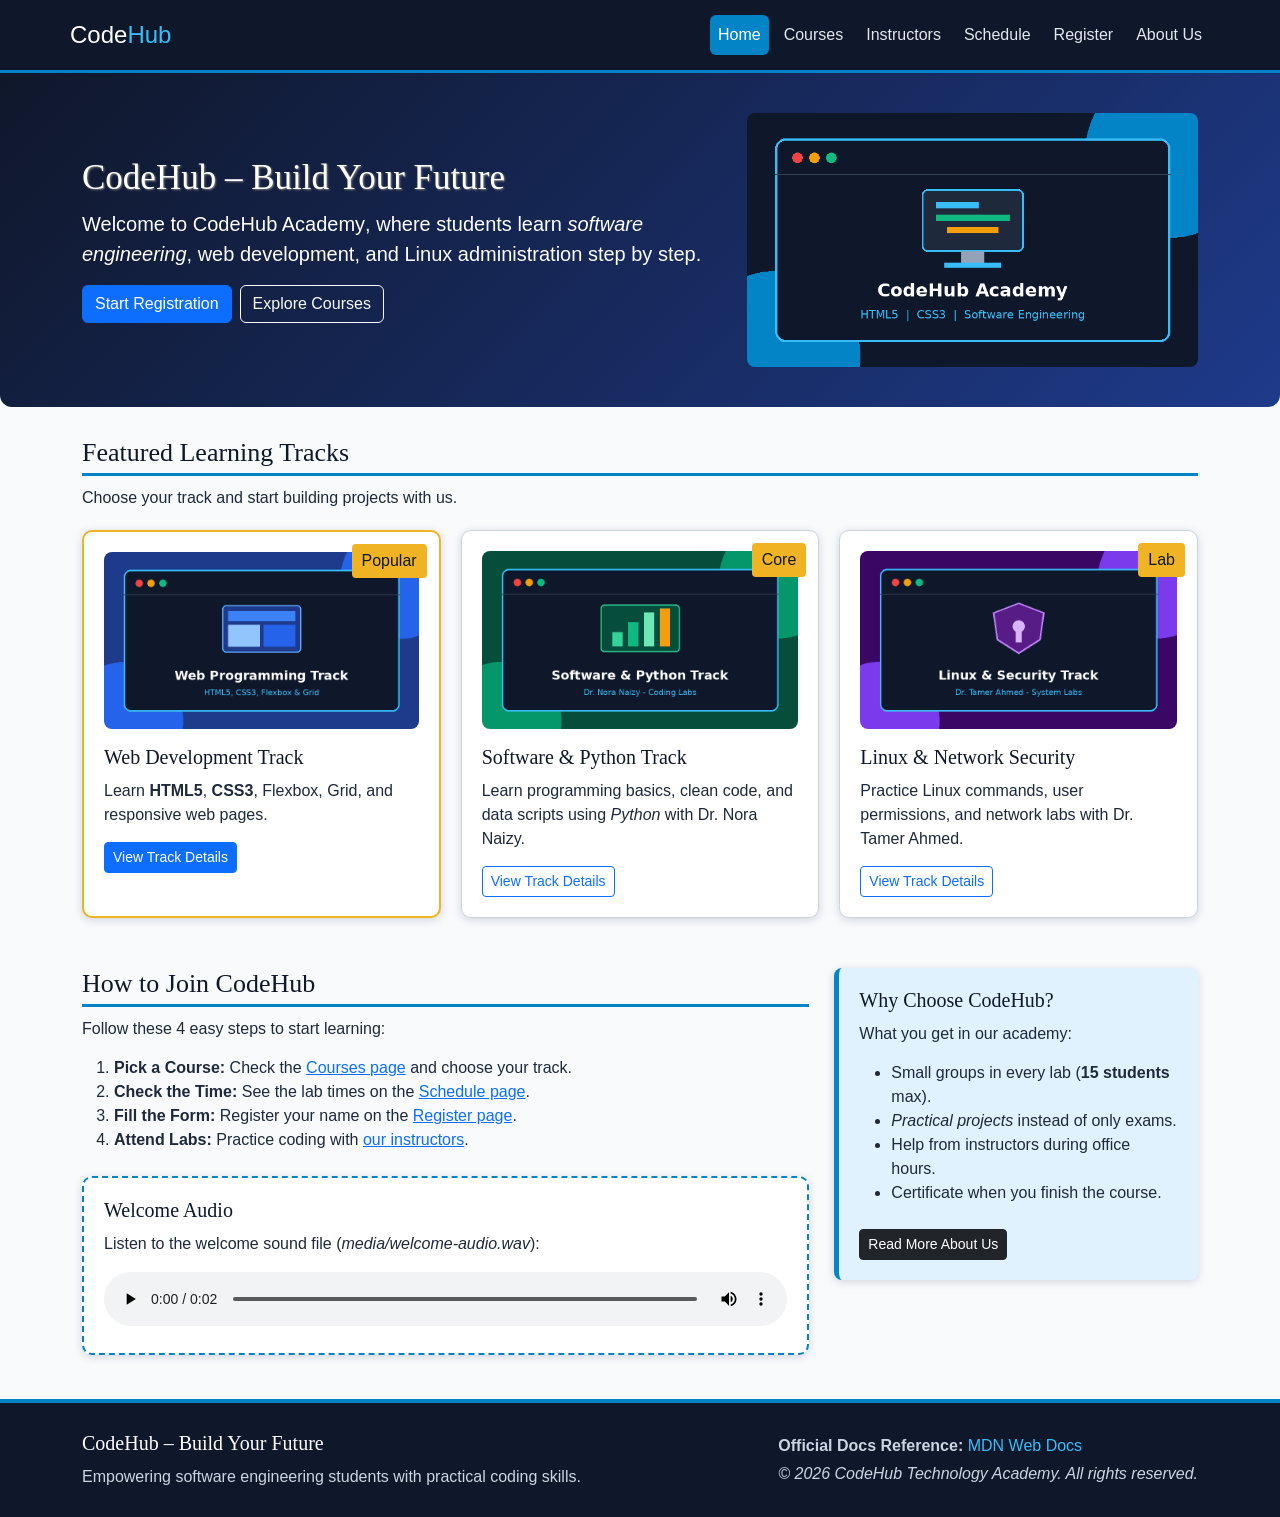
<file: index.html>
<!DOCTYPE html>
<html lang="en">
<head>
    <meta charset="UTF-8">
    <meta name="viewport" content="width=device-width, initial-scale=1.0">
    <title>CodeHub – Build Your Future | Home</title>
    <link rel="stylesheet" href="https://cdn.jsdelivr.net/npm/bootstrap@5.3.3/dist/css/bootstrap.min.css">
    <link rel="stylesheet" href="css/style.css">
</head>
<body>
    <header class="site-header">
        <div class="container header-bar navbar navbar-expand-lg navbar-dark">
            <a id="site-logo" class="navbar-brand" href="index.html">Code<span>Hub</span></a>
            <input type="checkbox" id="menu-toggle" class="menu-checkbox">
            <label for="menu-toggle" class="menu-toggle-btn navbar-toggler" aria-label="Open Menu">
                &#9776; Menu
            </label>
            <nav class="main-nav" aria-label="Main Navigation">
                <div class="close-drawer-item">
                    <label for="menu-toggle" class="close-drawer-btn">&times; Close</label>
                </div>
                <ul class="navbar-nav">
                    <li class="nav-item"><a class="nav-link active-link" href="index.html">Home</a></li>
                    <li class="nav-item"><a class="nav-link" href="courses.html">Courses</a></li>
                    <li class="nav-item"><a class="nav-link" href="instructors.html">Instructors</a></li>
                    <li class="nav-item"><a class="nav-link" href="schedule.html">Schedule</a></li>
                    <li class="nav-item"><a class="nav-link" href="register.html">Register</a></li>
                    <li class="nav-item"><a class="nav-link" href="about.html">About Us</a></li>
                </ul>
            </nav>
        </div>
    </header>
    <main>
        <!-- الجزء الترحيبي -->
        <section class="hero-banner">
            <div class="container">
                <div class="row align-items-center g-4">
                    <div class="col-lg-7">
                        <h1>CodeHub – Build Your Future</h1>
                        <p class="lead">Welcome to <strong>CodeHub Academy</strong>, where students learn <em>software engineering</em>, web development, and Linux administration step by step.</p>
                        <div class="d-flex flex-wrap gap-2 mt-3">
                            <a href="register.html" class="btn btn-primary">Start Registration</a>
                            <a href="courses.html" class="btn btn-outline-light">Explore Courses</a>
                        </div>
                    </div>
                    <div class="col-lg-5">
                        <img src="images/hero-banner.png" alt="CodeHub Academy Banner">
                    </div>
                </div>
            </div>
        </section>
        <!-- كروت الكورسات -->
        <section class="container my-4">
            <h2>Featured Learning Tracks</h2>
            <p>Choose your track and start building projects with us.</p>
            <div class="courses-grid">
                <!-- Web-->
                <article class="academy-card featured-card">
                    <span class="card-badge">Popular</span>
                    <img src="images/course-web.png" alt="Web Programming Track" class="mb-3">
                    <h3>Web Development Track</h3>
                    <p>Learn <strong>HTML5</strong>, <strong>CSS3</strong>, Flexbox, Grid, and responsive web pages.</p>
                    <a href="courses.html" class="btn btn-primary btn-sm">View Track Details</a>
                </article>
                <!-- S/W & Python -->
                <article class="academy-card">
                    <span class="card-badge">Core</span>
                    <img src="images/course-python.png" alt="Software and Python Track" class="mb-3">
                    <h3>Software &amp; Python Track</h3>
                    <p>Learn programming basics, clean code, and data scripts using <em>Python</em> with Dr. Nora Naizy.</p>
                    <a href="courses.html" class="btn btn-outline-primary btn-sm">View Track Details</a>
                </article>
                <!-- Linux-->
                <article class="academy-card">
                    <span class="card-badge">Lab</span>
                    <img src="images/course-security.png" alt="Linux and Security Track" class="mb-3">
                    <h3>Linux &amp; Network Security</h3>
                    <p>Practice Linux commands, user permissions, and network labs with Dr. Tamer Ahmed.</p>
                    <a href="courses.html" class="btn btn-outline-primary btn-sm">View Track Details</a>
                </article>
            </div>
        </section>
        <!-- خطوات التسجيل والصوت -->
        <div class="container page-grid-layout my-4">
            <section>
                <h2>How to Join CodeHub</h2>
                <p>Follow these 4 easy steps to start learning:</p>
                <ol class="mb-4">
                    <li><strong>Pick a Course:</strong> Check the <a href="courses.html">Courses page</a> and choose your track.</li>
                    <li><strong>Check the Time:</strong> See the lab times on the <a href="schedule.html">Schedule page</a>.</li>
                    <li><strong>Fill the Form:</strong> Register your name on the <a href="register.html">Register page</a>.</li>
                    <li><strong>Attend Labs:</strong> Practice coding with <a href="instructors.html">our instructors</a>.</li>
                </ol>
                <!-- الصوت -->
                <div class="media-box">
                    <h3>Welcome Audio</h3>
                    <p class="mb-2">Listen to the welcome sound file (<em>media/welcome-audio.wav</em>):</p>
                    <audio controls>
                        <source src="media/welcome-audio.wav" type="audio/wav">
                        Your browser does not support the audio element.
                    </audio>
                </div>
            </section>
            <aside class="sidebar-box">
                <h3>Why Choose CodeHub?</h3>
                <p>What you get in our academy:</p>
                <ul>
                    <li>Small groups in every lab (<strong>15 students</strong> max).</li>
                    <li><em>Practical projects</em> instead of only exams.</li>
                    <li>Help from instructors during office hours.</li>
                    <li>Certificate when you finish the course.</li>
                </ul>
                <a href="about.html" class="btn btn-dark btn-sm mt-2">Read More About Us</a>
            </aside>
        </div>
    </main>
    <!-- Footer-->
    <footer class="site-footer mt-4">
        <div class="container footer-flex">
            <div>
                <h3>CodeHub – Build Your Future</h3>
                <p class="mb-0">Empowering software engineering students with practical coding skills.</p>
            </div>
            <div>
                <p class="mb-1"><strong>Official Docs Reference:</strong> <a href="https://developer.mozilla.org" target="_blank" rel="noopener">MDN Web Docs</a></p>
                <p class="mb-0"><em>&copy; 2026 CodeHub Technology Academy. All rights reserved.</em></p>
            </div>
        </div>
    </footer>
</body>
</html>
</file>
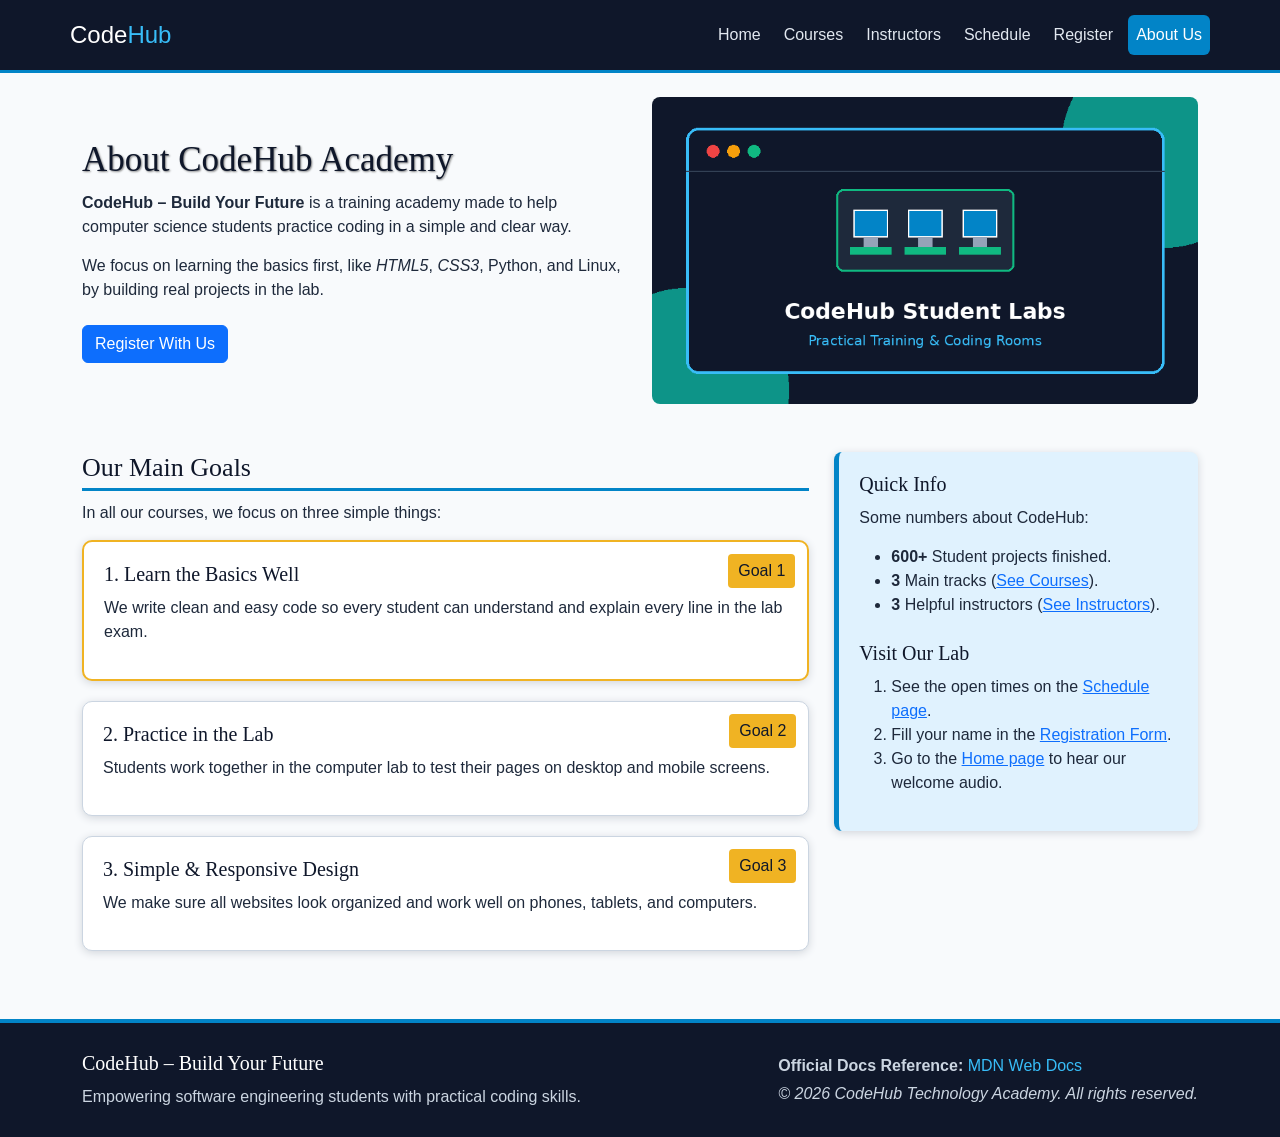
<file: about.html>
<!DOCTYPE html>
<html lang="en">
<head>
    <meta charset="UTF-8">
    <meta name="viewport" content="width=device-width, initial-scale=1.0">
    <title>CodeHub – Build Your Future | About Us</title>
    <link rel="stylesheet" href="https://cdn.jsdelivr.net/npm/bootstrap@5.3.3/dist/css/bootstrap.min.css">
    <link rel="stylesheet" href="css/style.css">
</head>
<body>
    <header class="site-header">
        <div class="container header-bar navbar navbar-expand-lg navbar-dark">
            <a id="site-logo" class="navbar-brand" href="index.html">Code<span>Hub</span></a>
            <input type="checkbox" id="menu-toggle" class="menu-checkbox">
            <label for="menu-toggle" class="menu-toggle-btn navbar-toggler" aria-label="Open Menu">
                &#9776; Menu
            </label>
            <nav class="main-nav" aria-label="Main Navigation">
                <div class="close-drawer-item">
                    <label for="menu-toggle" class="close-drawer-btn">&times; Close</label>
                </div>
                <ul class="navbar-nav">
                    <li class="nav-item"><a class="nav-link" href="index.html">Home</a></li>
                    <li class="nav-item"><a class="nav-link" href="courses.html">Courses</a></li>
                    <li class="nav-item"><a class="nav-link" href="instructors.html">Instructors</a></li>
                    <li class="nav-item"><a class="nav-link" href="schedule.html">Schedule</a></li>
                    <li class="nav-item"><a class="nav-link" href="register.html">Register</a></li>
                    <li class="nav-item"><a class="nav-link active-link" href="about.html">About Us</a></li>
                </ul>
            </nav>
        </div>
    </header>
    <main class="container my-4">
        <!-- نبذه عن الاكاديميه -->
        <section class="mb-4">
            <div class="row align-items-center g-4">
                <div class="col-lg-6">
                    <h1>About CodeHub Academy</h1>
                    <p><strong>CodeHub – Build Your Future</strong> is a training academy made to help computer science students practice coding in a simple and clear way.</p>
                    <p>We focus on learning the basics first, like <em>HTML5</em>, <em>CSS3</em>, Python, and Linux, by building real projects in the lab.</p>
                    <a href="register.html" class="btn btn-primary mt-2">Register With Us</a>
                </div>
                <div class="col-lg-6">
                    <img src="images/campus-lab.png" alt="CodeHub Student Computer Lab">
                </div>
            </div>
        </section>
        <!-- اهدافنا ومعلومات سريعه -->
        <div class="page-grid-layout my-5">
            <section>
                <h2>Our Main Goals</h2>
                <p>In all our courses, we focus on three simple things:</p>

                <article class="academy-card featured-card">
                    <span class="card-badge">Goal 1</span>
                    <h3>1. Learn the Basics Well</h3>
                    <p>We write clean and easy code so every student can understand and explain every line in the lab exam.</p>
                </article>
                <article class="academy-card">
                    <span class="card-badge">Goal 2</span>
                    <h3>2. Practice in the Lab</h3>
                    <p>Students work together in the computer lab to test their pages on desktop and mobile screens.</p>
                </article>
                <article class="academy-card">
                    <span class="card-badge">Goal 3</span>
                    <h3>3. Simple &amp; Responsive Design</h3>
                    <p>We make sure all websites look organized and work well on phones, tablets, and computers.</p>
                </article>
            </section>
            <aside class="sidebar-box">
                <h3>Quick Info</h3>
                <p>Some numbers about CodeHub:</p>
                <ul>
                    <li><strong>600+</strong> Student projects finished.</li>
                    <li><strong>3</strong> Main tracks (<a href="courses.html">See Courses</a>).</li>
                    <li><strong>3</strong> Helpful instructors (<a href="instructors.html">See Instructors</a>).</li>
                </ul>
                <h3 class="mt-4">Visit Our Lab</h3>
                <ol>
                    <li>See the open times on the <a href="schedule.html">Schedule page</a>.</li>
                    <li>Fill your name in the <a href="register.html">Registration Form</a>.</li>
                    <li>Go to the <a href="index.html">Home page</a> to hear our welcome audio.</li>
                </ol>
            </aside>
        </div>
    </main>
    <!--Footer-->
    <footer class="site-footer mt-4">
        <div class="container footer-flex">
            <div>
                <h3>CodeHub – Build Your Future</h3>
                <p class="mb-0">Empowering software engineering students with practical coding skills.</p>
            </div>
            <div>
                <p class="mb-1"><strong>Official Docs Reference:</strong> <a href="https://developer.mozilla.org" target="_blank" rel="noopener">MDN Web Docs</a></p>
                <p class="mb-0"><em>&copy; 2026 CodeHub Technology Academy. All rights reserved.</em></p>
            </div>
        </div>
    </footer>
</body>
</html>
</file>
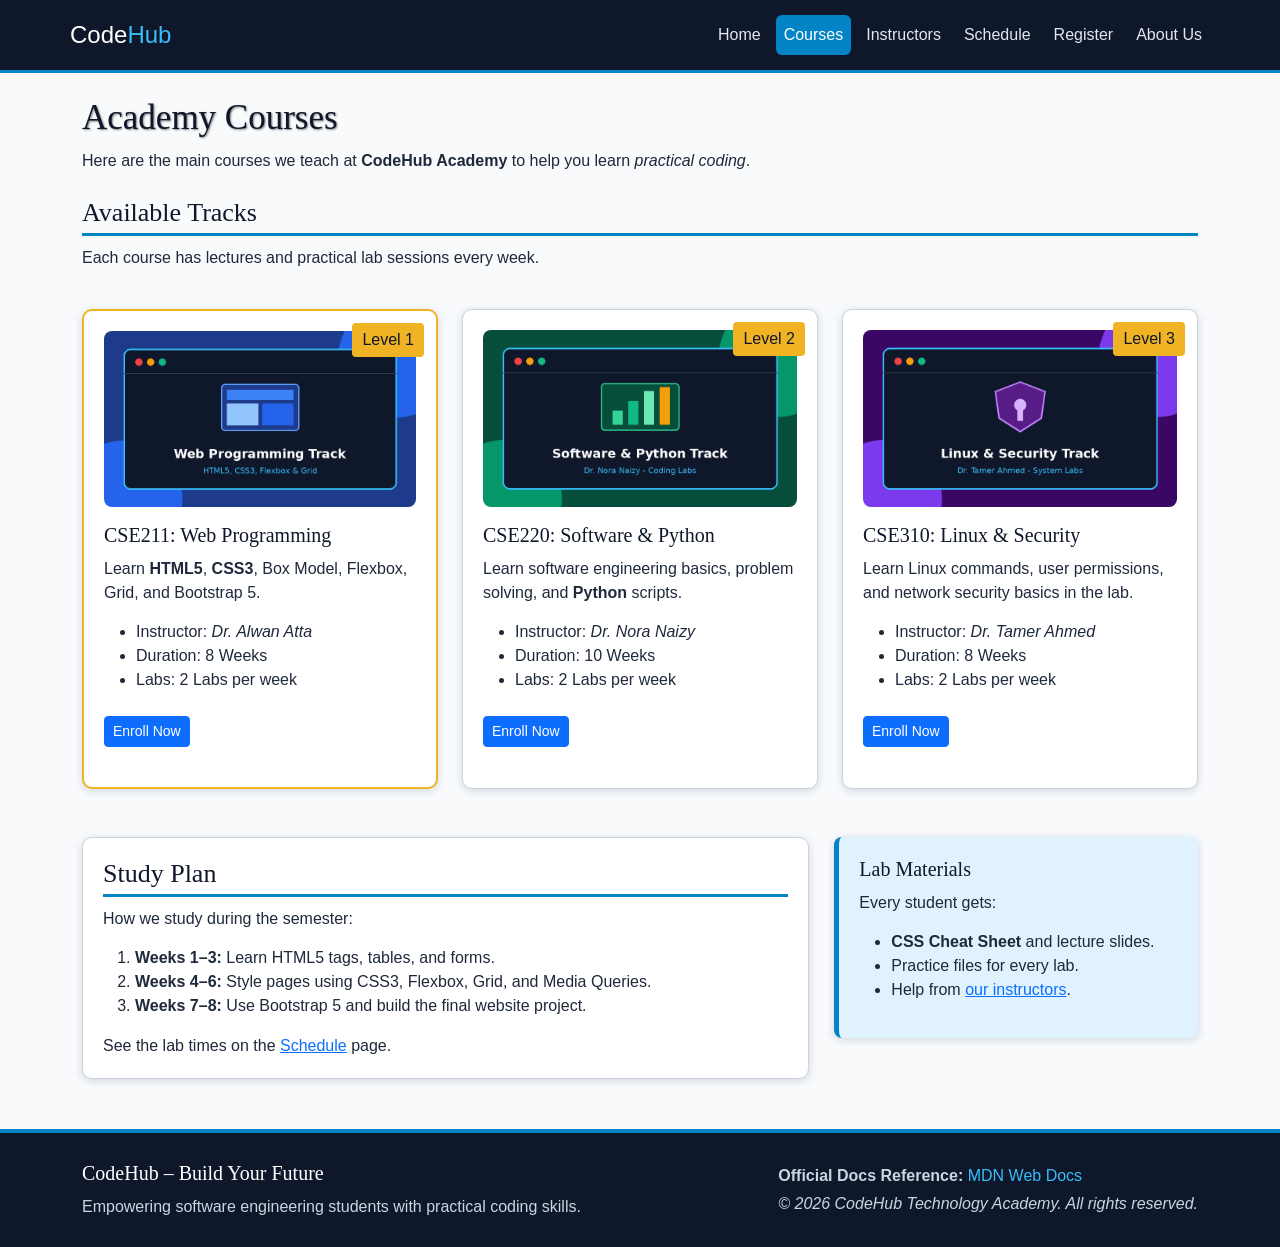
<file: courses.html>
<!DOCTYPE html>
<html lang="en">
<head>
    <meta charset="UTF-8">
    <meta name="viewport" content="width=device-width, initial-scale=1.0">
    <title>CodeHub – Build Your Future | Courses</title>
    <link rel="stylesheet" href="https://cdn.jsdelivr.net/npm/bootstrap@5.3.3/dist/css/bootstrap.min.css">
    <link rel="stylesheet" href="css/style.css">
</head>
<body>
    <header class="site-header">
        <div class="container header-bar navbar navbar-expand-lg navbar-dark">
            <a id="site-logo" class="navbar-brand" href="index.html">Code<span>Hub</span></a>
            <input type="checkbox" id="menu-toggle" class="menu-checkbox">
            <label for="menu-toggle" class="menu-toggle-btn navbar-toggler" aria-label="Open Menu">
                &#9776; Menu
            </label>
            <nav class="main-nav" aria-label="Main Navigation">
                <div class="close-drawer-item">
                    <label for="menu-toggle" class="close-drawer-btn">&times; Close</label>
                </div>
                <ul class="navbar-nav">
                    <li class="nav-item"><a class="nav-link" href="index.html">Home</a></li>
                    <li class="nav-item"><a class="nav-link active-link" href="courses.html">Courses</a></li>
                    <li class="nav-item"><a class="nav-link" href="instructors.html">Instructors</a></li>
                    <li class="nav-item"><a class="nav-link" href="schedule.html">Schedule</a></li>
                    <li class="nav-item"><a class="nav-link" href="register.html">Register</a></li>
                    <li class="nav-item"><a class="nav-link" href="about.html">About Us</a></li>
                </ul>
            </nav>
        </div>
    </header>
    <main class="container my-4">
        <!-- عنوان الكورسات -->
        <section class="mb-4">
            <h1>Academy Courses</h1>
            <p>Here are the main courses we teach at <strong>CodeHub Academy</strong> to help you learn <em>practical coding</em>.</p>
        </section>
        <!-- كروت الكورسات -->
        <section class="mb-5">
            <h2>Available Tracks</h2>
            <p>Each course has lectures and practical lab sessions every week.</p>
            <div class="row g-4 mt-1">
                <!-- الكورس الاول -->
                <div class="col-md-4">
                    <article class="academy-card featured-card h-100">
                        <span class="card-badge">Level 1</span>
                        <img src="images/course-web.png" alt="CSE211 Web Programming Course" class="mb-3">
                        <h3>CSE211: Web Programming</h3>
                        <p>Learn <strong>HTML5</strong>, <strong>CSS3</strong>, Box Model, Flexbox, Grid, and Bootstrap 5.</p>
                        <ul>
                            <li>Instructor: <em>Dr. Alwan Atta</em></li>
                            <li>Duration: 8 Weeks</li>
                            <li>Labs: 2 Labs per week</li>
                        </ul>
                        <a href="register.html" class="btn btn-primary btn-sm mt-2">Enroll Now</a>
                    </article>
                </div>
                <!-- الكورس التاني -->
                <div class="col-md-4">
                    <article class="academy-card h-100">
                        <span class="card-badge">Level 2</span>
                        <img src="images/course-python.png" alt="Software Engineering and Python Course" class="mb-3">
                        <h3>CSE220: Software &amp; Python</h3>
                        <p>Learn software engineering basics, problem solving, and <strong>Python</strong> scripts.</p>
                        <ul>
                            <li>Instructor: <em>Dr. Nora Naizy</em></li>
                            <li>Duration: 10 Weeks</li>
                            <li>Labs: 2 Labs per week</li>
                        </ul>
                        <a href="register.html" class="btn btn-primary btn-sm mt-2">Enroll Now</a>
                    </article>
                </div>
                <!-- الكورس التالت -->
                <div class="col-md-4">
                    <article class="academy-card h-100">
                        <span class="card-badge">Level 3</span>
                        <img src="images/course-security.png" alt="Linux and Network Security Course" class="mb-3">
                        <h3>CSE310: Linux &amp; Security</h3>
                        <p>Learn Linux commands, user permissions, and network security basics in the lab.</p>
                        <ul>
                            <li>Instructor: <em>Dr. Tamer Ahmed</em></li>
                            <li>Duration: 8 Weeks</li>
                            <li>Labs: 2 Labs per week</li>
                        </ul>
                        <a href="register.html" class="btn btn-primary btn-sm mt-2">Enroll Now</a>
                    </article>
                </div>
            </div>
        </section>
        <!-- خطه المذاكره -->
        <div class="page-grid-layout">
            <section class="academy-card">
                <h2>Study Plan</h2>
                <p>How we study during the semester:</p>
                <ol>
                    <li><strong>Weeks 1–3:</strong> Learn HTML5 tags, tables, and forms.</li>
                    <li><strong>Weeks 4–6:</strong> Style pages using CSS3, Flexbox, Grid, and Media Queries.</li>
                    <li><strong>Weeks 7–8:</strong> Use Bootstrap 5 and build the final website project.</li>
                </ol>
                <p class="mb-0">See the lab times on the <a href="schedule.html">Schedule</a> page.</p>
            </section>
            <aside class="sidebar-box">
                <h3>Lab Materials</h3>
                <p>Every student gets:</p>
                <ul>
                    <li><strong>CSS Cheat Sheet</strong> and lecture slides.</li>
                    <li>Practice files for every lab.</li>
                    <li>Help from <a href="instructors.html">our instructors</a>.</li>
                </ul>
            </aside>
        </div>
    </main>
    <!--Footer-->
    <footer class="site-footer mt-4">
        <div class="container footer-flex">
            <div>
                <h3>CodeHub – Build Your Future</h3>
                <p class="mb-0">Empowering software engineering students with practical coding skills.</p>
            </div>
            <div>
                <p class="mb-1"><strong>Official Docs Reference:</strong> <a href="https://developer.mozilla.org" target="_blank" rel="noopener">MDN Web Docs</a></p>
                <p class="mb-0"><em>&copy; 2026 CodeHub Technology Academy. All rights reserved.</em></p>
            </div>
        </div>
    </footer>
</body>
</html>
</file>
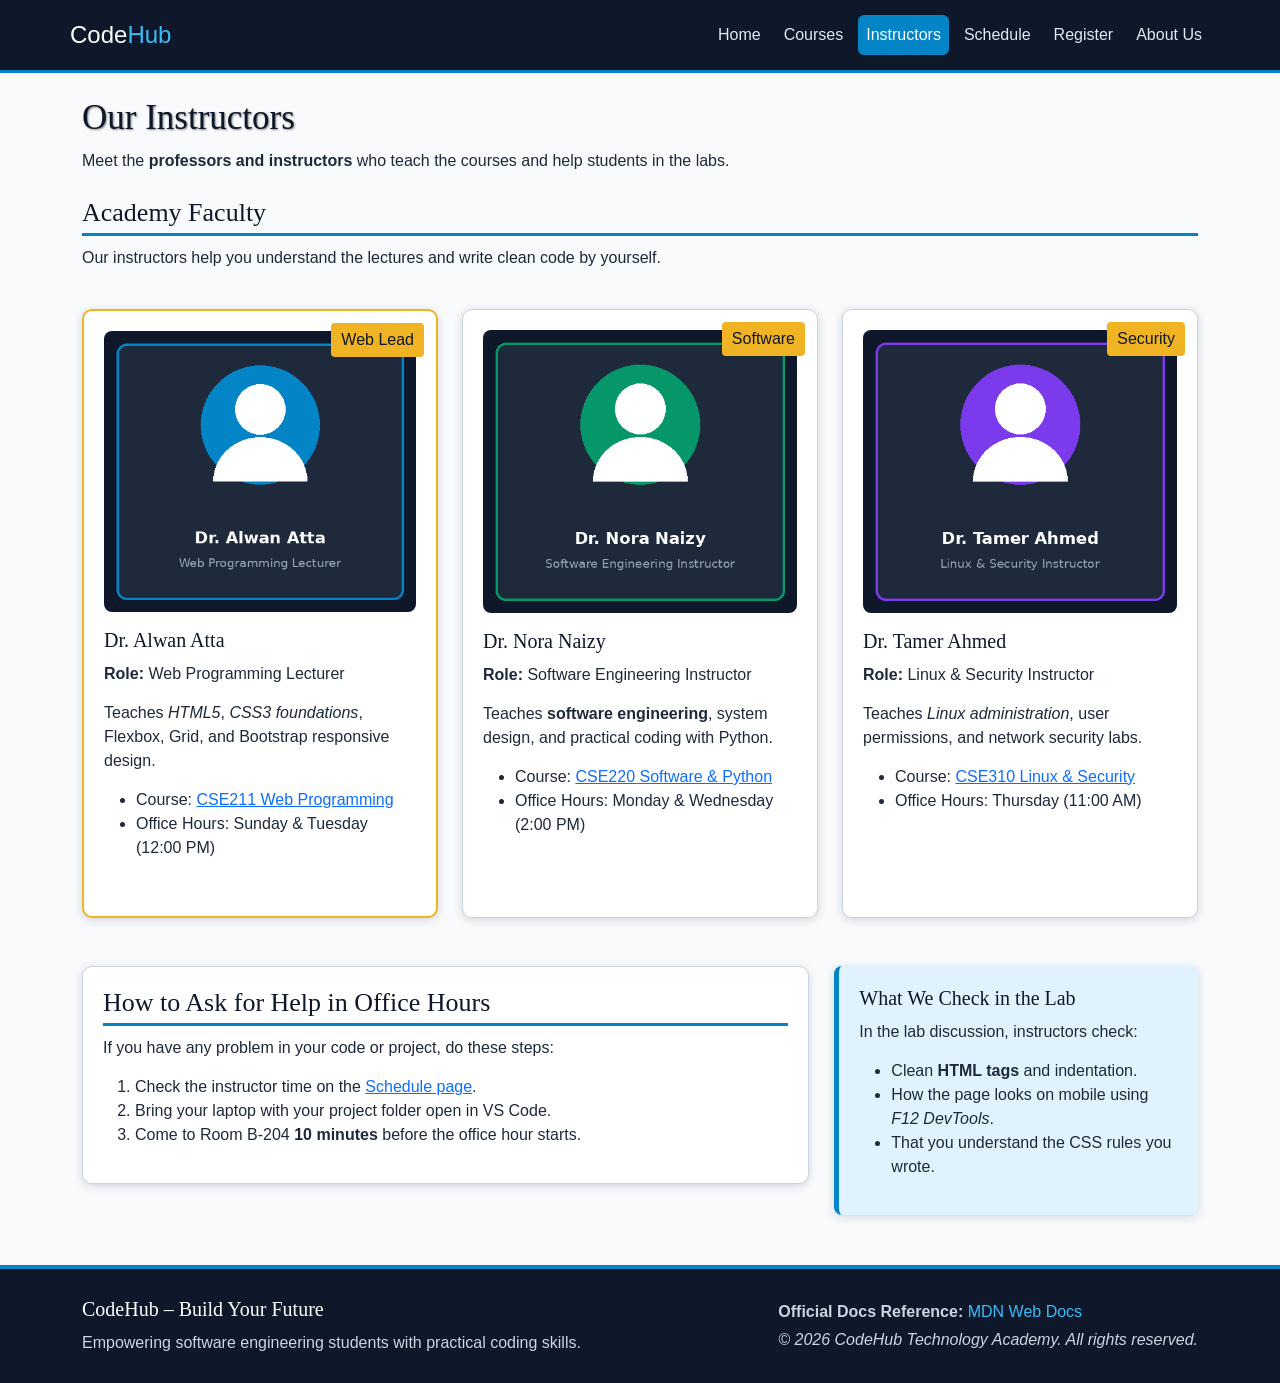
<file: instructors.html>
<!DOCTYPE html>
<html lang="en">
<head>
    <meta charset="UTF-8">
    <meta name="viewport" content="width=device-width, initial-scale=1.0">
    <title>CodeHub – Build Your Future | Instructors</title>
    <link rel="stylesheet" href="https://cdn.jsdelivr.net/npm/bootstrap@5.3.3/dist/css/bootstrap.min.css">
    <link rel="stylesheet" href="css/style.css">
</head>
<body>
    <header class="site-header">
        <div class="container header-bar navbar navbar-expand-lg navbar-dark">
            <a id="site-logo" class="navbar-brand" href="index.html">Code<span>Hub</span></a>
            <input type="checkbox" id="menu-toggle" class="menu-checkbox">
            <label for="menu-toggle" class="menu-toggle-btn navbar-toggler" aria-label="Open Menu">
                &#9776; Menu
            </label>
            <nav class="main-nav" aria-label="Main Navigation">
                <div class="close-drawer-item">
                    <label for="menu-toggle" class="close-drawer-btn">&times; Close</label>
                </div>
                <ul class="navbar-nav">
                    <li class="nav-item"><a class="nav-link" href="index.html">Home</a></li>
                    <li class="nav-item"><a class="nav-link" href="courses.html">Courses</a></li>
                    <li class="nav-item"><a class="nav-link active-link" href="instructors.html">Instructors</a></li>
                    <li class="nav-item"><a class="nav-link" href="schedule.html">Schedule</a></li>
                    <li class="nav-item"><a class="nav-link" href="register.html">Register</a></li>
                    <li class="nav-item"><a class="nav-link" href="about.html">About Us</a></li>
                </ul>
            </nav>
        </div>
    </header>
    <main class="container my-4">
        <section class="mb-4">
            <h1>Our Instructors</h1>
            <p>Meet the <strong>professors and instructors</strong> who teach the courses and help students in the labs.</p>
        </section>
        <!-- كارت الدكاتره -->
        <section class="mb-5">
            <h2>Academy Faculty</h2>
            <p>Our instructors help you understand the lectures and write clean code by yourself.</p>
            <div class="row g-4 mt-1">
                <!-- Dr/ Alwan-->
                <div class="col-md-4">
                    <article class="academy-card featured-card h-100">
                        <span class="card-badge">Web Lead</span>
                        <img src="images/instructor-1.png" alt="Dr. Alwan Atta - Web Programming Lecturer" class="mb-3">
                        <h3>Dr. Alwan Atta</h3>
                        <p><strong>Role:</strong> Web Programming Lecturer</p>
                        <p>Teaches <em>HTML5</em>, <em>CSS3 foundations</em>, Flexbox, Grid, and Bootstrap responsive design.</p>
                        <ul>
                            <li>Course: <a href="courses.html">CSE211 Web Programming</a></li>
                            <li>Office Hours: Sunday &amp; Tuesday (12:00 PM)</li>
                        </ul>
                    </article>
                </div>
                <!-- Dr/ Nora Naizy -->
                <div class="col-md-4">
                    <article class="academy-card h-100">
                        <span class="card-badge">Software</span>
                        <img src="images/instructor-2.png" alt="Dr. Nora Naizy - Software Engineering Instructor" class="mb-3">
                        <h3>Dr. Nora Naizy</h3>
                        <p><strong>Role:</strong> Software Engineering Instructor</p>
                        <p>Teaches <strong>software engineering</strong>, system design, and practical coding with Python.</p>
                        <ul>
                            <li>Course: <a href="courses.html">CSE220 Software &amp; Python</a></li>
                            <li>Office Hours: Monday &amp; Wednesday (2:00 PM)</li>
                        </ul>
                    </article>
                </div>
                <!-- Dr/ Tamer Ahmed -->
                <div class="col-md-4">
                    <article class="academy-card h-100">
                        <span class="card-badge">Security</span>
                        <img src="images/instructor-3.png" alt="Dr. Tamer Ahmed - Linux and Security Instructor" class="mb-3">
                        <h3>Dr. Tamer Ahmed</h3>
                        <p><strong>Role:</strong> Linux &amp; Security Instructor</p>
                        <p>Teaches <em>Linux administration</em>, user permissions, and network security labs.</p>
                        <ul>
                            <li>Course: <a href="courses.html">CSE310 Linux &amp; Security</a></li>
                            <li>Office Hours: Thursday (11:00 AM)</li>
                        </ul>
                    </article>
                </div>
            </div>
        </section>
        <!-- المواعيد -->
        <div class="page-grid-layout">
            <section class="academy-card">
                <h2>How to Ask for Help in Office Hours</h2>
                <p>If you have any problem in your code or project, do these steps:</p>
                <ol>
                    <li>Check the instructor time on the <a href="schedule.html">Schedule page</a>.</li>
                    <li>Bring your laptop with your project folder open in VS Code.</li>
                    <li>Come to Room B-204 <strong>10 minutes</strong> before the office hour starts.</li>
                </ol>
            </section>
            <aside class="sidebar-box">
                <h3>What We Check in the Lab</h3>
                <p>In the lab discussion, instructors check:</p>
                <ul>
                    <li>Clean <strong>HTML tags</strong> and indentation.</li>
                    <li>How the page looks on mobile using <em>F12 DevTools</em>.</li>
                    <li>That you understand the CSS rules you wrote.</li>
                </ul>
            </aside>
        </div>
    </main>
    <!-- Footer -->
    <footer class="site-footer mt-4">
        <div class="container footer-flex">
            <div>
                <h3>CodeHub – Build Your Future</h3>
                <p class="mb-0">Empowering software engineering students with practical coding skills.</p>
            </div>
            <div>
                <p class="mb-1"><strong>Official Docs Reference:</strong> <a href="https://developer.mozilla.org" target="_blank" rel="noopener">MDN Web Docs</a></p>
                <p class="mb-0"><em>&copy; 2026 CodeHub Technology Academy. All rights reserved.</em></p>
            </div>
        </div>
    </footer>
</body>
</html>
</file>
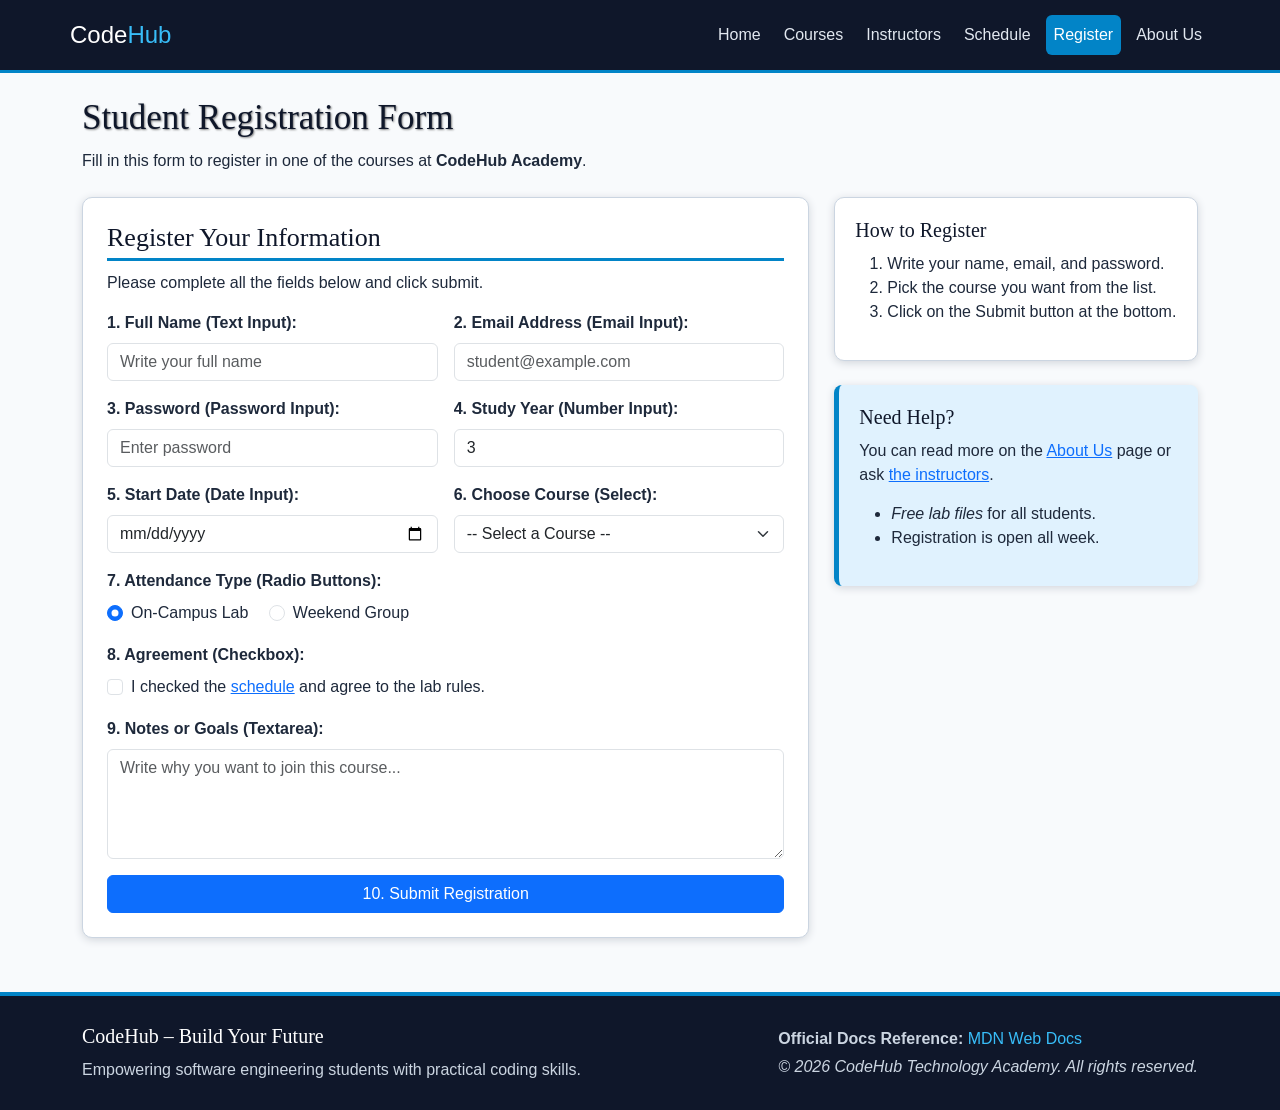
<file: register.html>
<!DOCTYPE html>
<html lang="en">
<head>
    <meta charset="UTF-8">
    <meta name="viewport" content="width=device-width, initial-scale=1.0">
    <title>CodeHub – Build Your Future | Registration Form</title>
    <link rel="stylesheet" href="https://cdn.jsdelivr.net/npm/bootstrap@5.3.3/dist/css/bootstrap.min.css">
    <link rel="stylesheet" href="css/style.css">
</head>
<body>
    <header class="site-header">
        <div class="container header-bar navbar navbar-expand-lg navbar-dark">
            <a id="site-logo" class="navbar-brand" href="index.html">Code<span>Hub</span></a>
            <input type="checkbox" id="menu-toggle" class="menu-checkbox">
            <label for="menu-toggle" class="menu-toggle-btn navbar-toggler" aria-label="Open Menu">
                &#9776; Menu
            </label>
            <nav class="main-nav" aria-label="Main Navigation">
                <div class="close-drawer-item">
                    <label for="menu-toggle" class="close-drawer-btn">&times; Close</label>
                </div>
                <ul class="navbar-nav">
                    <li class="nav-item"><a class="nav-link" href="index.html">Home</a></li>
                    <li class="nav-item"><a class="nav-link" href="courses.html">Courses</a></li>
                    <li class="nav-item"><a class="nav-link" href="instructors.html">Instructors</a></li>
                    <li class="nav-item"><a class="nav-link" href="schedule.html">Schedule</a></li>
                    <li class="nav-item"><a class="nav-link active-link" href="register.html">Register</a></li>
                    <li class="nav-item"><a class="nav-link" href="about.html">About Us</a></li>
                </ul>
            </nav>
        </div>
    </header>
    <main class="container my-4">
        <section class="mb-4">
            <h1>Student Registration Form</h1>
            <p>Fill in this form to register in one of the courses at <strong>CodeHub Academy</strong>.</p>
        </section>

        <div class="page-grid-layout">
            <!-- التسجيل -->
            <section class="registration-wrapper">
                <h2>Register Your Information</h2>
                <p>Please complete all the fields below and click submit.</p>
                <form action="#" method="get" class="mt-3">
                    <div class="row g-3">
                        <div class="col-md-6">
                            <label for="student-name" class="form-label"><strong>1. Full Name (Text Input):</strong></label>
                            <input type="text" id="student-name" name="student_name" class="form-control" placeholder="Write your full name" required>
                        </div>
                        <div class="col-md-6">
                            <label for="student-email" class="form-label"><strong>2. Email Address (Email Input):</strong></label>
                            <input type="email" id="student-email" name="student_email" class="form-control" placeholder="student@example.com" required>
                        </div>
                        <div class="col-md-6">
                            <label for="student-password" class="form-label"><strong>3. Password (Password Input):</strong></label>
                            <input type="password" id="student-password" name="student_password" class="form-control" placeholder="Enter password" required>
                        </div>
                        <div class="col-md-6">
                            <label for="academic-year" class="form-label"><strong>4. Study Year (Number Input):</strong></label>
                            <input type="number" id="academic-year" name="academic_year" class="form-control" min="1" max="5" value="3" required>
                        </div>
                        <div class="col-md-6">
                            <label for="start-date" class="form-label"><strong>5. Start Date (Date Input):</strong></label>
                            <input type="date" id="start-date" name="start_date" class="form-control" required>
                        </div>
                        <div class="col-md-6">
                            <label for="course-select" class="form-label"><strong>6. Choose Course (Select):</strong></label>
                            <select id="course-select" name="course_track" class="form-select" required>
                                <option value="">-- Select a Course --</option>
                                <option value="cse211">CSE211: Web Programming (Dr. Alwan Atta)</option>
                                <option value="cse220">CSE220: Software &amp; Python (Dr. Nora Naizy)</option>
                                <option value="cse310">CSE310: Linux &amp; Security (Dr. Tamer Ahmed)</option>
                            </select>
                        </div>
                        <!-- نظام الحضور -->
                        <div class="col-12">
                            <p class="mb-2"><strong>7. Attendance Type (Radio Buttons):</strong></p>
                            <div class="form-check form-check-inline">
                                <input type="radio" id="mode-campus" name="attendance_mode" value="campus" class="form-check-input" checked>
                                <label for="mode-campus" class="form-check-label">On-Campus Lab</label>
                            </div>
                            <div class="form-check form-check-inline">
                                <input type="radio" id="mode-hybrid" name="attendance_mode" value="hybrid" class="form-check-input">
                                <label for="mode-hybrid" class="form-check-label">Weekend Group</label>
                            </div>
                        </div>
                        <!-- الموافقه -->
                        <div class="col-12">
                            <p class="mb-2"><strong>8. Agreement (Checkbox):</strong></p>
                            <div class="form-check">
                                <input type="checkbox" id="agree-terms" name="agree_terms" value="yes" class="form-check-input" required>
                                <label for="agree-terms" class="form-check-label">I checked the <a href="schedule.html">schedule</a> and agree to the lab rules.</label>
                            </div>
                        </div>
                        <!-- ملاحظات -->
                        <div class="col-12">
                            <label for="learning-goals" class="form-label"><strong>9. Notes or Goals (Textarea):</strong></label>
                            <textarea id="learning-goals" name="learning_goals" rows="4" class="form-control" placeholder="Write why you want to join this course..."></textarea>
                        </div>
                        <div class="col-12 mt-3">
                            <button type="submit" id="submit-registration" class="btn btn-primary w-100">10. Submit Registration</button>
                        </div>
                    </div>
                </form>
            </section>

            <!-- ازاي اسجل -->
            <aside>
                <article class="academy-card mb-4">
                    <h3>How to Register</h3>
                    <ol>
                        <li>Write your name, email, and password.</li>
                        <li>Pick the course you want from the list.</li>
                        <li>Click on the Submit button at the bottom.</li>
                    </ol>
                </article>
                <div class="sidebar-box">
                    <h3>Need Help?</h3>
                    <p>You can read more on the <a href="about.html">About Us</a> page or ask <a href="instructors.html">the instructors</a>.</p>
                    <ul>
                        <li><em>Free lab files</em> for all students.</li>
                        <li>Registration is open all week.</li>
                    </ul>
                </div>
            </aside>
        </div>
    </main>
    <!-- Footer -->
    <footer class="site-footer mt-4">
        <div class="container footer-flex">
            <div>
                <h3>CodeHub – Build Your Future</h3>
                <p class="mb-0">Empowering software engineering students with practical coding skills.</p>
            </div>
            <div>
                <p class="mb-1"><strong>Official Docs Reference:</strong> <a href="https://developer.mozilla.org" target="_blank" rel="noopener">MDN Web Docs</a></p>
                <p class="mb-0"><em>&copy; 2026 CodeHub Technology Academy. All rights reserved.</em></p>
            </div>
        </div>
    </footer>
</body>
</html>
</file>
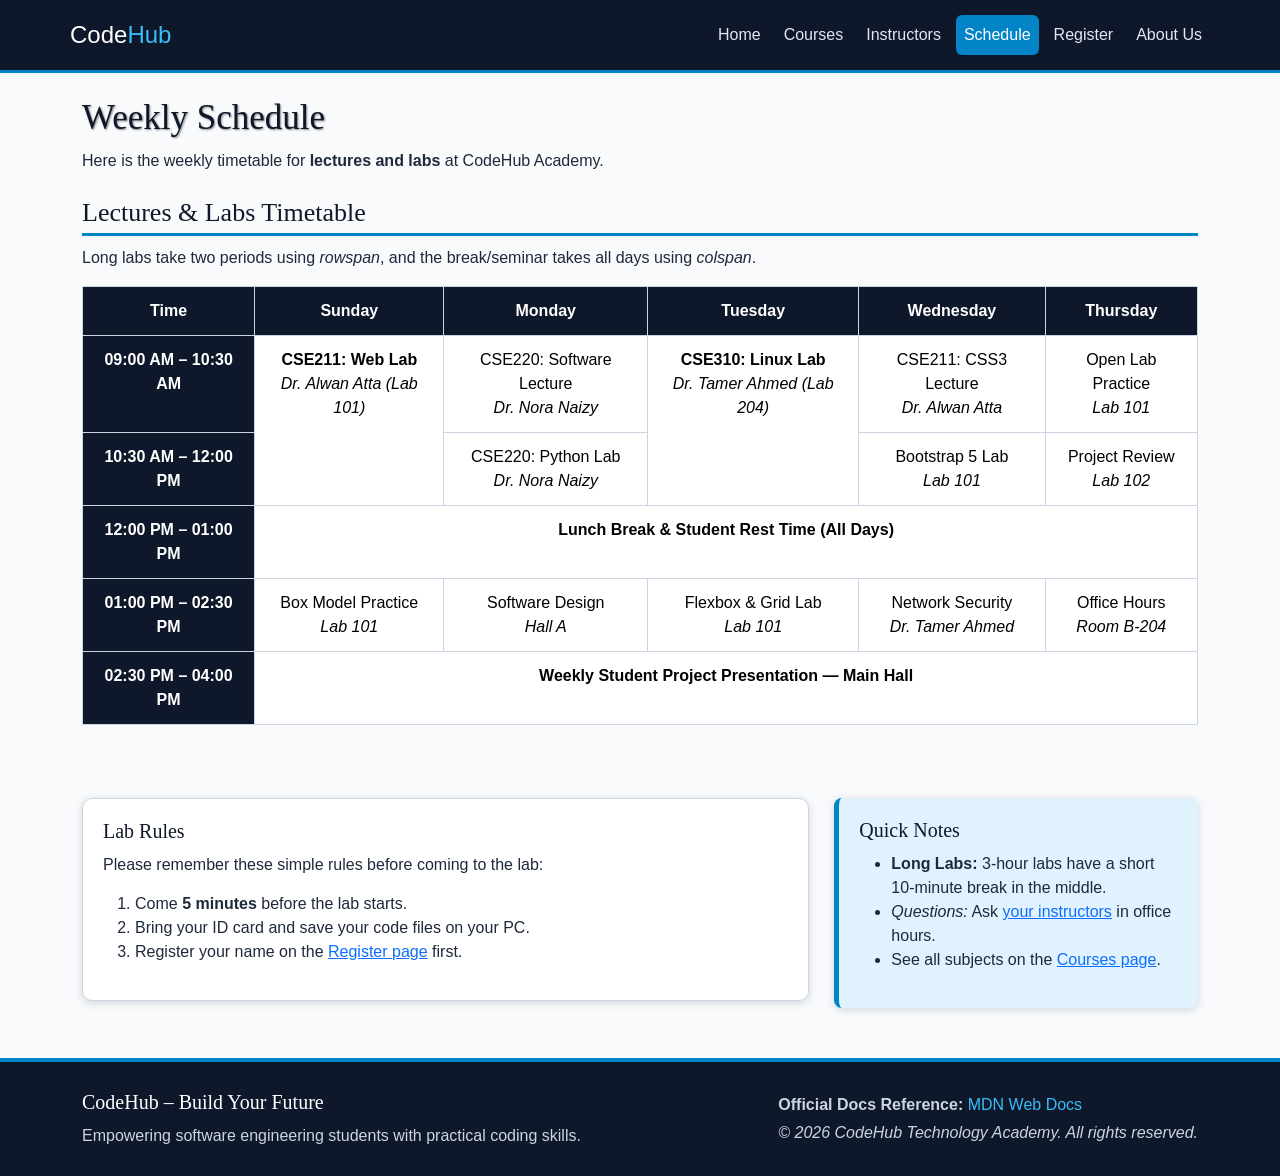
<file: schedule.html>
<!DOCTYPE html>
<html lang="en">
<head>
    <meta charset="UTF-8">
    <meta name="viewport" content="width=device-width, initial-scale=1.0">
    <title>CodeHub – Build Your Future | Schedule</title>
    <link rel="stylesheet" href="https://cdn.jsdelivr.net/npm/bootstrap@5.3.3/dist/css/bootstrap.min.css">
    <link rel="stylesheet" href="css/style.css">
</head>
<body>
    <header class="site-header">
        <div class="container header-bar navbar navbar-expand-lg navbar-dark">
            <a id="site-logo" class="navbar-brand" href="index.html">Code<span>Hub</span></a>
            <input type="checkbox" id="menu-toggle" class="menu-checkbox">
            <label for="menu-toggle" class="menu-toggle-btn navbar-toggler" aria-label="Open Menu">
                &#9776; Menu
            </label>
            <nav class="main-nav" aria-label="Main Navigation">
                <div class="close-drawer-item">
                    <label for="menu-toggle" class="close-drawer-btn">&times; Close</label>
                </div>
                <ul class="navbar-nav">
                    <li class="nav-item"><a class="nav-link" href="index.html">Home</a></li>
                    <li class="nav-item"><a class="nav-link" href="courses.html">Courses</a></li>
                    <li class="nav-item"><a class="nav-link" href="instructors.html">Instructors</a></li>
                    <li class="nav-item"><a class="nav-link active-link" href="schedule.html">Schedule</a></li>
                    <li class="nav-item"><a class="nav-link" href="register.html">Register</a></li>
                    <li class="nav-item"><a class="nav-link" href="about.html">About Us</a></li>
                </ul>
            </nav>
        </div>
    </header>
    <main class="container my-4">
        <section class="mb-4">
            <h1>Weekly Schedule</h1>
            <p>Here is the weekly timetable for <strong>lectures and labs</strong> at CodeHub Academy.</p>
        </section>
        <!-- جدول المواعيد -->
        <section class="mb-5">
            <h2>Lectures &amp; Labs Timetable</h2>
            <p>Long labs take two periods using <em>rowspan</em>, and the break/seminar takes all days using <em>colspan</em>.</p>
            <div class="table-responsive mt-3">
                <table class="table table-bordered schedule-table">
                    <thead>
                        <tr>
                            <th>Time</th>
                            <th>Sunday</th>
                            <th>Monday</th>
                            <th>Tuesday</th>
                            <th>Wednesday</th>
                            <th>Thursday</th>
                        </tr>
                    </thead>
                    <tbody>
                        <tr>
                            <th>09:00 AM – 10:30 AM</th>
                            <td rowspan="2">
                                <strong>CSE211: Web Lab</strong><br>
                                <em>Dr. Alwan Atta (Lab 101)</em>
                            </td>
                            <td>CSE220: Software Lecture<br><em>Dr. Nora Naizy</em></td>
                            <td rowspan="2">
                                <strong>CSE310: Linux Lab</strong><br>
                                <em>Dr. Tamer Ahmed (Lab 204)</em>
                            </td>
                            <td>CSE211: CSS3 Lecture<br><em>Dr. Alwan Atta</em></td>
                            <td>Open Lab Practice<br><em>Lab 101</em></td>
                        </tr>
                        <tr>
                            <th>10:30 AM – 12:00 PM</th>
                            <td>CSE220: Python Lab<br><em>Dr. Nora Naizy</em></td>
                            <td>Bootstrap 5 Lab<br><em>Lab 101</em></td>
                            <td>Project Review<br><em>Lab 102</em></td>
                        </tr>
                        <tr>
                            <th>12:00 PM – 01:00 PM</th>
                            <td colspan="5">
                                <strong>Lunch Break &amp; Student Rest Time (All Days)</strong>
                            </td>
                        </tr>
                        <tr>
                            <th>01:00 PM – 02:30 PM</th>
                            <td>Box Model Practice<br><em>Lab 101</em></td>
                            <td>Software Design<br><em>Hall A</em></td>
                            <td>Flexbox &amp; Grid Lab<br><em>Lab 101</em></td>
                            <td>Network Security<br><em>Dr. Tamer Ahmed</em></td>
                            <td>Office Hours<br><em>Room B-204</em></td>
                        </tr>
                        <tr>
                            <th>02:30 PM – 04:00 PM</th>
                            <td colspan="5">
                                <strong>Weekly Student Project Presentation — Main Hall</strong>
                            </td>
                        </tr>
                    </tbody>
                </table>
            </div>
        </section>
        <!-- كيفية الحضور-->
        <div class="page-grid-layout">
            <article class="academy-card">
                <h3>Lab Rules</h3>
                <p>Please remember these simple rules before coming to the lab:</p>
                <ol>
                    <li>Come <strong>5 minutes</strong> before the lab starts.</li>
                    <li>Bring your ID card and save your code files on your PC.</li>
                    <li>Register your name on the <a href="register.html">Register page</a> first.</li>
                </ol>
            </article>
            <aside class="sidebar-box">
                <h3>Quick Notes</h3>
                <ul>
                    <li><strong>Long Labs:</strong> 3-hour labs have a short 10-minute break in the middle.</li>
                    <li><em>Questions:</em> Ask <a href="instructors.html">your instructors</a> in office hours.</li>
                    <li>See all subjects on the <a href="courses.html">Courses page</a>.</li>
                </ul>
            </aside>
        </div>
    </main>
    <!-- Footer -->
    <footer class="site-footer mt-4">
        <div class="container footer-flex">
            <div>
                <h3>CodeHub – Build Your Future</h3>
                <p class="mb-0">Empowering software engineering students with practical coding skills.</p>
            </div>
            <div>
                <p class="mb-1"><strong>Official Docs Reference:</strong> <a href="https://developer.mozilla.org" target="_blank" rel="noopener">MDN Web Docs</a></p>
                <p class="mb-0"><em>&copy; 2026 CodeHub Technology Academy. All rights reserved.</em></p>
            </div>
        </div>
    </footer>
</body>
</html>
</file>
<file: css/style.css>
/* دة لكل اللي في الbody  */
body {
    margin: 0;
    padding: 0;
    background-color: #f8fafc;
    color: #1e293b;
    font-family: Arial, sans-serif;
    font-size: 16px;
}

/* العناوين */
h1, h2, h3, h4 {
    color: #0f172a;
    font-family: Georgia, serif;
    margin-bottom: 10px;
}

h1 {
    font-size: 35px;
    text-shadow: 1px 1px 2px gray;
}

h2 {
    font-size: 26px;
    border-bottom: 3px solid #0284c7;
    padding-bottom: 5px;
}

h3 {
    font-size: 20px;
}

/* الفقرات والصور */
p {
    margin-bottom: 15px;
}

img {
    width: 100%;
    height: auto;
    border-radius: 8px;
}

/* الموقع من فوق */
.site-header {
    background-color: #0f172a;
    color: white;
    position: sticky;
    top: 0;
    z-index: 1000;
    border-bottom: 3px solid #0284c7;
}

.header-bar {
    display: flex;
    justify-content: space-between;
    align-items: center;
    padding: 12px 0;
}

#site-logo {
    color: white;
    font-size: 24px;
    text-decoration: none;
}

#site-logo span {
    color: #38bdf8;
}

/* زرار القايمة */
.menu-checkbox {
    display: none;
}

.menu-toggle-btn {
    display: none;
    padding: 8px 12px;
    background-color: #1e293b;
    color: white;
    border: 1px solid #38bdf8;
    border-radius: 6px;
}

.close-drawer-item {
    display: none;
}

/* روابط القايمة */
.main-nav ul {
    display: flex;
    align-items: center;
    gap: 7px;
    margin: 0;
    padding: 0;
    list-style: none;
}

.main-nav li {
    display: inline-block;
}

.main-nav a {
    display: inline-block;
    padding: 8px 13px;
    color: #e2e8f0;
    text-decoration: none;
    border-radius: 6px;
}

.main-nav a:hover,
.main-nav a.active-link {
    background-color: #0284c7;
    color: white;
}

.main-nav a:active {
    background-color: #0d9488;
}

/* الجزء الموجود في الصفحة من فوق */
.hero-banner {
    background: linear-gradient(135deg, #0f172a, #1e3a8a);
    color: white;
    padding: 40px 16px;
    margin-bottom: 30px;
    border-radius: 0 0 12px 12px;
}

.hero-banner h1,
.hero-banner p {
    color: white;
}

/* الكروت */
.academy-card {
    background-color: white;
    border: 1px solid #cbd5e1;
    border-radius: 10px;
    padding: 20px;
    margin-bottom: 20px;
    position: relative;
    box-shadow: 0 2px 8px #d1d5db;
}

.card-badge {
    position: absolute;
    top: 12px;
    right: 12px;
    background-color: #f0b323;
    color: #0f172a;
    padding: 5px 10px;
    border-radius: 4px;
}

.featured-card {
    border: 2px solid #f0b323;
}

/* بستخدام ال Grid ترتيب الكورسات في 3 أعمدة */
.courses-grid {
    display: grid;
    grid-template-columns: repeat(3, 1fr);
    gap: 20px;
    margin-top: 20px;
    margin-bottom: 30px;
}

/* المحتوى والجزء اللي في الجنب */
.page-grid-layout {
    display: grid;
    grid-template-columns: 2fr 1fr;
    gap: 25px;
    align-items: start;
    margin-bottom: 30px;
}

/* اخلي العناصر جمب بعض */
.footer-flex {
    display: flex;
    justify-content: space-between;
    align-items: center;
    gap: 15px;
}

/* ال box اللي في الجمب */
.sidebar-box {
    background-color: #e0f2fe;
    border-left: 5px solid #0284c7;
    border-radius: 8px;
    padding: 20px;
    margin-bottom: 20px;
    box-shadow: 0 2px 8px #d1d5db;
}

/* الجدول */
.schedule-table {
    width: 100%;
    background-color: white;
    margin-bottom: 25px;
    border-collapse: collapse;
}

.schedule-table th,
.schedule-table td {
    border: 1px solid #cbd5e1;
    padding: 12px;
    text-align: center;
}

.schedule-table th {
    background-color: #0f172a;
    color: white;
}

/* الصوت */
.media-box {
    background-color: white;
    border: 2px dashed #0284c7;
    border-radius: 10px;
    padding: 20px;
    margin-top: 15px;
    margin-bottom: 20px;
    box-shadow: 0 2px 8px #d1d5db;
}

audio {
    width: 100%;
    margin-top: 8px;
}

/* فورم التسجيل */
.registration-wrapper {
    background-color: white;
    border: 1px solid #cbd5e1;
    border-radius: 10px;
    padding: 24px;
    margin-bottom: 24px;
    box-shadow: 0 2px 8px #d1d5db;
}

/* ال footer */
.site-footer {
    background-color: #0f172a;
    color: #cbd5e1;
    padding: 28px 0;
    margin-top: 30px;
    border-top: 4px solid #0284c7;
}

.site-footer h3 {
    color: white;
}

.site-footer a {
    color: #38bdf8;
    text-decoration: none;
}

.site-footer a:hover {
    text-decoration: underline;
}

/* هندلة الموقع علي الشاشات المتوسطه */
@media (max-width: 992px) {
    .courses-grid {
        grid-template-columns: repeat(2, 1fr);
    }

    .page-grid-layout {
        grid-template-columns: 1fr;
    }

    .menu-toggle-btn {
        display: inline-block;
    }

    .main-nav {
        position: fixed;
        top: 0;
        right: 0;
        width: 260px;
        height: 100vh;
        background-color: #0f172a;
        border-left: 3px solid #0284c7;
        padding: 20px;
        z-index: 2000;
        display: none;
    }

    /* القايمة تظهر لما اختار زرار القايمة*/
    .menu-checkbox:checked ~ .main-nav {
        display: block;
    }

    .close-drawer-item {
        display: block;
        text-align: right;
        margin-bottom: 15px;
        padding-bottom: 8px;
        border-bottom: 1px solid #334155;
    }

    .close-drawer-btn {
        color: #38bdf8;
        font-size: 16px;
        padding: 5px 10px;
        border: 1px solid #38bdf8;
        border-radius: 4px;
        display: inline-block;
    }

    .main-nav ul {
        flex-direction: column;
        gap: 10px;
        width: 100%;
    }

    .main-nav li {
        display: block;
        width: 100%;
    }

    .main-nav a {
        display: block;
        width: 100%;
        padding: 10px;
    }
}

/*  هندلة الموقع علي الشاشات الفون */
@media (max-width: 768px) {
    h1 {
        font-size: 25px;
    }

    h2 {
        font-size: 22px;
    }

    .hero-banner {
        padding: 28px 12px;
        text-align: center;
    }

    .hero-banner .d-flex {
        justify-content: center;
    }

    .courses-grid {
        grid-template-columns: 1fr;
        gap: 15px;
    }

    .academy-card,
    .registration-wrapper,
    .sidebar-box {
        padding: 16px;
    }

    .schedule-table th,
    .schedule-table td {
        padding: 8px;
        font-size: 14px;
    }

    .footer-flex {
        flex-direction: column;
        text-align: center;
    }

    .site-header .container.header-bar {
        padding-left: 16px;
        padding-right: 16px;
    }
}
</file>
